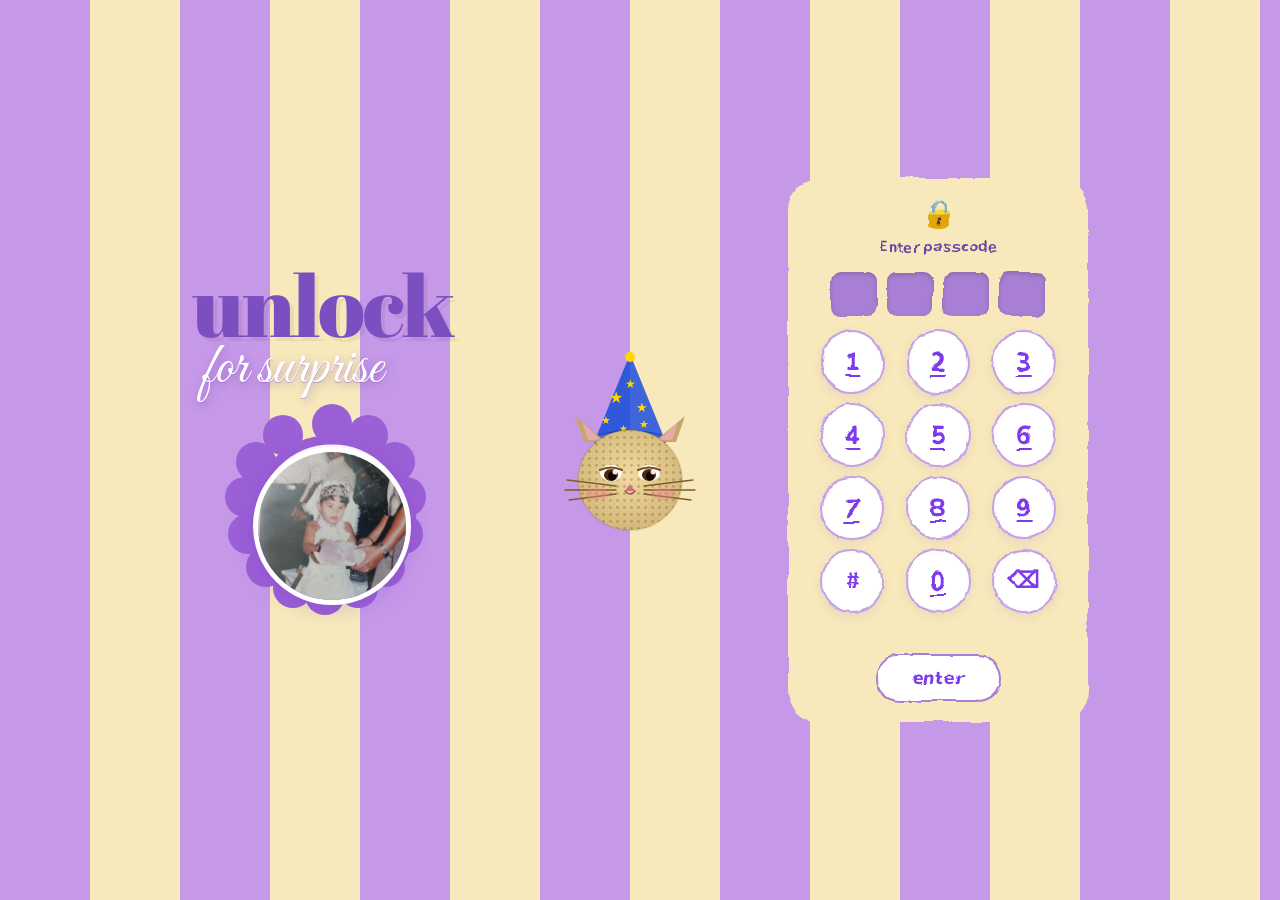
<file: index.html>
<!DOCTYPE html>
<html lang="en">
<head>
  <meta charset="UTF-8" />
  <meta name="viewport" content="width=device-width, initial-scale=1.0">
  <title>Unlock for Surprise 🎂</title>
  <link rel="icon" href="assets/images/favicon.ico" type="image/x-icon">
  <link rel="preconnect" href="https://fonts.googleapis.com">
  <link rel="preconnect" href="https://fonts.gstatic.com" crossorigin>
  <link href="https://fonts.googleapis.com/css2?family=Great+Vibes&family=Abril+Fatface&family=Nunito:wght@600;700;800&display=swap" rel="stylesheet">

  <style>
    /* ── RESET ── */
    *, *::before, *::after { box-sizing: border-box; margin: 0; padding: 0; }
    button { border: none; background: none; cursor: pointer; }

    /* ══════════════════════════════════════════
       STRIPE BACKGROUND  (purple + cream)
    ══════════════════════════════════════════ */
    body {
      min-height: 100vh;
      width: 100vw;
      display: flex;
      align-items: center;
      justify-content: center;
      overflow: hidden;
      font-family: 'Nunito', sans-serif;
      /* Exact stripe from reference: wide lavender + cream alternating */
      background-color: #d9aaee;
      background-image: repeating-linear-gradient(
        to right,
        #c598e8 0px,
        #c598e8 90px,
        #f7e9bb 90px,
        #f7e9bb 180px
      );
    }

    /* ══════════════════════════════════════════
       FULL-PAGE LAYOUT  – 3 columns
    ══════════════════════════════════════════ */
    .page {
      display: flex;
      align-items: center;
      justify-content: space-between;
      width: min(960px, 98vw);
      padding: 20px 32px;
      gap: 20px;
      position: relative;
    }

    /* ══════════════════════════════════════════
       LEFT SECTION
    ══════════════════════════════════════════ */
    .left {
      display: flex;
      flex-direction: column;
      align-items: flex-start;
      gap: 2px;
      flex: 0 0 280px;
    }

    /* "unlock" – big bold display font, purple */
    .title-unlock {
      font-family: 'Abril Fatface', serif;
      font-size: 86px;
      color: #7b4fc0;
      line-height: 0.95;
      text-shadow: 4px 4px 0 rgba(0,0,0,0.06);
      letter-spacing: -2px;
    }

    /* "for surprise" – flowing script, white with subtle purple shadow */
    .title-surprise {
      font-family: 'Great Vibes', cursive;
      font-size: 58px;
      color: #ffffff;
      line-height: 1;
      text-shadow: 2px 3px 8px rgba(100,50,160,0.35), 0 1px 0 rgba(160,100,220,0.5);
      margin-top: -8px;
      margin-left: 12px;
    }

    /* ── SCALLOPED FLOWER PHOTO FRAME ── */
    .frame-wrap {
      margin-top: 16px;
      position: relative;
      width: 220px;
      height: 220px;
      align-self: center;
    }

    /* The scalloped border is rendered via SVG (petals around a circle) */
    .frame-svg {
      position: absolute;
      inset: 0;
      width: 100%;
      height: 100%;
      overflow: visible;
    }

    .photo-circle {
      position: absolute;
      top: 50%;
      left: 50%;
      transform: translate(-50%, -50%);
      width: 158px;
      height: 158px;
      border-radius: 50%;
      overflow: hidden;
      border: 5px solid white;
      box-shadow: 0 4px 20px rgba(100,50,180,0.22);
      z-index: 2;
    }

    .photo-circle img {
      width: 100%;
      height: 100%;
      object-fit: cover;
      object-position: center 20%;
    }

    /* ══════════════════════════════════════════
       CENTER CAT with party hat
    ══════════════════════════════════════════ */
    .center-art {
      flex: 0 0 auto;
      display: flex;
      align-items: flex-end;
      justify-content: center;
      width: 160px;
    }

    /* ══════════════════════════════════════════
       RIGHT – WAVY PASSCODE PANEL
    ══════════════════════════════════════════ */
    .panel-wrap {
      flex: 0 0 auto;
      width: 300px;
      position: relative;
    }

    /* Wavy cream-coloured panel */
    .panel {
      background: #f7e9bb;
      border-radius: 32px;
      padding: 22px 26px 20px;
      display: flex;
      flex-direction: column;
      align-items: center;
      gap: 14px;
      /* Wavy edge via SVG clip-path on wrapper */
      position: relative;
      z-index: 1;
    }

    /* SVG wavy border overlay */
    .panel-border {
      position: absolute;
      inset: -3px;
      z-index: 0;
      pointer-events: none;
    }

    /* lock emoji */
    .lock-icon {
      font-size: 28px;
      line-height: 1;
    }

    .panel-label {
      font-size: 16px;
      font-weight: 700;
      color: #6b3faa;
      letter-spacing: 0.3px;
      margin-top: -6px;
    }

    /* ── 4 input boxes ── */
    .code-row {
      display: flex;
      gap: 10px;
    }

    .cb {
      width: 46px;
      height: 44px;
      border-radius: 9px;
      background: #a87fd4;
      box-shadow: inset 0 2px 5px rgba(0,0,0,0.18);
      transition: background 0.18s;
      position: relative;
      overflow: hidden;
    }
    .cb.filled  { background: #7c3aed; }
    .cb.error   { background: #dc2626; animation: jiggle 0.42s ease; }
    .cb.success { background: #16a34a; }

    @keyframes jiggle {
      0%,100% { transform: translateX(0); }
      18%     { transform: translateX(-5px); }
      36%     { transform: translateX(5px); }
      54%     { transform: translateX(-5px); }
      72%     { transform: translateX(4px); }
    }

    /* ── Keypad ── */
    .keypad {
      display: grid;
      grid-template-columns: repeat(3, 1fr);
      gap: 9px;
      width: 100%;
    }

    .key {
      background: #ffffff;
      border: 2.5px solid #c4a0e8;
      border-radius: 50%;
      width: 64px;
      height: 64px;
      font-family: 'Nunito', sans-serif;
      font-size: 26px;
      font-weight: 800;
      color: #7c3aed;
      display: flex;
      align-items: center;
      justify-content: center;
      justify-self: center;
      cursor: pointer;
      /* underline like reference */
      text-decoration: underline;
      text-underline-offset: 4px;
      text-decoration-thickness: 1.5px;
      transition: background 0.14s, transform 0.1s, box-shadow 0.14s;
      box-shadow: 0 3px 10px rgba(130,70,210,0.12);
      user-select: none;
    }

    .key.sym { text-decoration: none; font-size: 22px; }
    .key:hover  { background: #ede9fe; }
    .key:active { transform: scale(0.9); background: #ddd6fe; }

    /* ── "enter" oval button ── */
    .enter-btn {
      background: white;
      border: 2.5px solid #a87fd4;
      border-radius: 30px;
      padding: 9px 36px;
      font-family: 'Nunito', sans-serif;
      font-size: 19px;
      font-weight: 800;
      color: #7c3aed;
      letter-spacing: 0.8px;
      cursor: pointer;
      transition: background 0.15s, transform 0.1s;
      margin-top: -2px;
      font-style: italic;
    }

    .enter-btn:hover  { background: #ede9fe; }
    .enter-btn:active { transform: scale(0.96); }

    /* ── small status text ── */
    .msg {
      font-size: 12px;
      font-weight: 700;
      color: #dc2626;
      min-height: 15px;
      text-align: center;
    }

    /* ══════════════════════════════════════════
       UNLOCK SUCCESS OVERLAY
    ══════════════════════════════════════════ */
    .overlay {
      display: none;
      position: fixed;
      inset: 0;
      background: rgba(245,235,255,0.88);
      z-index: 200;
      flex-direction: column;
      align-items: center;
      justify-content: center;
      gap: 18px;
    }
    .overlay.show {
      display: flex;
      animation: popIn 0.5s cubic-bezier(0.34,1.56,0.64,1);
    }
    .overlay-emoji  { font-size: 78px; }
    .overlay-text   { font-family:'Great Vibes',cursive; font-size:58px; color:#7c3aed; text-shadow:0 2px 14px #c4b5fd; }
    .overlay-sub    { font-size:20px; font-weight:700; color:#7c3aed; }

    @keyframes popIn {
      from { opacity:0; transform:scale(0.7); }
      to   { opacity:1; transform:scale(1); }
    }

    /* confetti */
    @keyframes fall {
      to { transform: translateY(110vh) rotate(720deg); opacity:0.4; }
    }
    .cfti {
      position: fixed;
      top: -20px;
      border-radius: 2px;
      pointer-events: none;
      z-index: 201;
      animation: fall linear forwards;
    }
  </style>
</head>
<body>

<!-- Hidden SVG defs: wavy filter for the passcode panel -->
<svg style="position:absolute;width:0;height:0;overflow:hidden" aria-hidden="true">
  <defs>
    <filter id="wf" x="-8%" y="-8%" width="116%" height="116%">
      <feTurbulence type="fractalNoise" baseFrequency="0.030" numOctaves="4" result="noise"/>
      <feDisplacementMap in="SourceGraphic" in2="noise" scale="6"
        xChannelSelector="R" yChannelSelector="G"/>
    </filter>
  </defs>
</svg>

<!-- confetti mount -->
<div id="cfti"></div>

<!-- SUCCESS OVERLAY -->
<div class="overlay" id="overlay">
  <div class="overlay-emoji">🎉🎂🎉</div>
  <div class="overlay-text">Surprise for Nepal!</div>
  <div class="overlay-sub">Taking you there…</div>
</div>

<!-- ═══════════════════════════════════════════════
     MAIN PAGE
═══════════════════════════════════════════════ -->
<div class="page">

  <!-- ── LEFT ── -->
  <div class="left">
    <div class="title-unlock">unlock</div>
    <div class="title-surprise">for surprise</div>

    <!-- Scalloped frame -->
    <div class="frame-wrap">

      <!-- Purple scalloped flower ring (SVG) -->
      <svg class="frame-svg" viewBox="0 0 220 220" xmlns="http://www.w3.org/2000/svg">
        <defs>
          <!-- Clip to a circle for the white backing -->
          <clipPath id="cc"><circle cx="110" cy="110" r="110"/></clipPath>
        </defs>

        <!-- Build scallop: a cluster of circles around the rim + big fill -->
        <!-- Outer petal circles (14 petals) -->
        <g fill="#9b5fd6">
          <circle cx="110" cy="8"   r="20"/>
          <circle cx="146" cy="19"  r="20"/>
          <circle cx="173" cy="46"  r="20"/>
          <circle cx="184" cy="81"  r="20"/>
          <circle cx="181" cy="118" r="20"/>
          <circle cx="163" cy="151" r="20"/>
          <circle cx="136" cy="172" r="20"/>
          <circle cx="103" cy="179" r="20"/>
          <circle cx="71"  cy="172" r="20"/>
          <circle cx="44"  cy="151" r="20"/>
          <circle cx="26"  cy="118" r="20"/>
          <circle cx="23"  cy="81"  r="20"/>
          <circle cx="34"  cy="46"  r="20"/>
          <circle cx="61"  cy="19"  r="20"/>
          <!-- Solid inner disc — covers the gaps -->
          <circle cx="110" cy="103" r="84" fill="#9b5fd6"/>
        </g>
        <!-- White inner ring -->
        <circle cx="110" cy="103" r="76" fill="white"/>
        <!-- thin purple outline ring -->
        <circle cx="110" cy="103" r="76" fill="none" stroke="#9b5fd6" stroke-width="3"/>
      </svg>

      <!-- Photo inside the frame -->
      <div class="photo-circle">
        <img src="assets/images/person.jpeg" alt="Nepal 🎂">
      </div>
    </div>
  </div>

  <!-- ── CENTER CAT + PARTY HAT ── -->
  <div class="center-art">
    <!--
      Hand-drawn cat-with-party-hat SVG
      Faithful to the halftone-dotted, slightly abstract cat in the reference image
    -->
    <svg width="158" height="200" viewBox="0 0 158 200" xmlns="http://www.w3.org/2000/svg">
      <defs>
        <!-- halftone-dot pattern for cat body -->
        <pattern id="ht" x="0" y="0" width="7" height="7" patternUnits="userSpaceOnUse">
          <circle cx="3.5" cy="3.5" r="1.4" fill="rgba(60,30,0,0.22)"/>
        </pattern>
        <!-- cream gradient for cat head -->
        <radialGradient id="catGrad" cx="50%" cy="45%" r="55%">
          <stop offset="0%" stop-color="#f0d9a0"/>
          <stop offset="100%" stop-color="#d4b87a"/>
        </radialGradient>
      </defs>

      <!-- ── PARTY HAT ── -->
      <!-- hat body (blue triangle) -->
      <polygon points="79,4 44,90 114,90" fill="#3058d8"/>
      <!-- hat shading -->
      <polygon points="79,4 79,90 114,90" fill="rgba(255,255,255,0.08)"/>
      <!-- brim ellipse -->
      <ellipse cx="79" cy="90" rx="36" ry="9" fill="#4166e0" stroke="#2545b4" stroke-width="1.5"/>
      <!-- Gold stars on hat -->
      <text x="58" y="53" font-size="16" fill="#FFD700" font-family="serif">★</text>
      <text x="74" y="38" font-size="12" fill="#FFD700" font-family="serif">★</text>
      <text x="85" y="62" font-size="13" fill="#FFD700" font-family="serif">★</text>
      <text x="50" y="74" font-size="11" fill="#FFD700" font-family="serif">★</text>
      <text x="88" y="78" font-size="11" fill="#FFD700" font-family="serif">★</text>
      <text x="68" y="82" font-size="10" fill="#FFD700" font-family="serif">★</text>
      <!-- tip star -->
      <circle cx="79" cy="7" r="5" fill="#FFD700"/>

      <!-- ── EARS ── -->
      <polygon points="33,92 24,66 55,92" fill="#c8a56a"/>
      <polygon points="125,92 134,66 103,92" fill="#c8a56a"/>
      <!-- inner ear -->
      <polygon points="37,90 31,72 50,90" fill="#e8a8b0"/>
      <polygon points="121,90 127,72 108,90" fill="#e8a8b0"/>

      <!-- ── CAT HEAD (halftone effect) ── -->
      <!-- base colour -->
      <ellipse cx="79" cy="130" rx="52" ry="50" fill="url(#catGrad)"/>
      <!-- halftone dot overlay -->
      <ellipse cx="79" cy="130" rx="52" ry="50" fill="url(#ht)"/>
      <!-- subtle edge shading -->
      <ellipse cx="79" cy="130" rx="52" ry="50" fill="none" stroke="rgba(100,60,10,0.12)" stroke-width="2"/>

      <!-- ── EYES (sleepy, half-lid) ── -->
      <!-- eye whites -->
      <ellipse cx="60" cy="123" rx="11" ry="8" fill="white"/>
      <ellipse cx="98" cy="123" rx="11" ry="8" fill="white"/>
      <!-- irises -->
      <ellipse cx="60" cy="125" rx="7" ry="6" fill="#4a2a08"/>
      <ellipse cx="98" cy="125" rx="7" ry="6" fill="#4a2a08"/>
      <!-- pupils -->
      <ellipse cx="61" cy="126" rx="4" ry="4.5" fill="#100500"/>
      <ellipse cx="99" cy="126" rx="4" ry="4.5" fill="#100500"/>
      <!-- upper eyelid (sleepy look) -->
      <path d="M49,120 Q60,115 71,120" stroke="#7a4a18" stroke-width="2" fill="rgba(180,120,50,0.3)" stroke-linecap="round"/>
      <path d="M87,120 Q98,115 109,120" stroke="#7a4a18" stroke-width="2" fill="rgba(180,120,50,0.3)" stroke-linecap="round"/>
      <!-- shine spots -->
      <circle cx="64" cy="122" r="2.5" fill="white" opacity="0.9"/>
      <circle cx="102" cy="122" r="2.5" fill="white" opacity="0.9"/>

      <!-- ── NOSE ── -->
      <polygon points="79,134 74,141 84,141" fill="#d07080"/>
      <path d="M74,141 Q79,147 84,141" stroke="#a05060" stroke-width="1.5" fill="none" stroke-linecap="round"/>

      <!-- ── WHISKERS ── -->
      <line x1="16" y1="130" x2="65" y2="136" stroke="#805c2a" stroke-width="1.3" stroke-linecap="round"/>
      <line x1="14" y1="140" x2="65" y2="140" stroke="#805c2a" stroke-width="1.3" stroke-linecap="round"/>
      <line x1="18" y1="150" x2="65" y2="144" stroke="#805c2a" stroke-width="1.3" stroke-linecap="round"/>
      <line x1="142" y1="130" x2="93" y2="136" stroke="#805c2a" stroke-width="1.3" stroke-linecap="round"/>
      <line x1="144" y1="140" x2="93" y2="140" stroke="#805c2a" stroke-width="1.3" stroke-linecap="round"/>
      <line x1="140" y1="150" x2="93" y2="144" stroke="#805c2a" stroke-width="1.3" stroke-linecap="round"/>

      <!-- ── BLUSH CHEEKS ── -->
      <ellipse cx="46" cy="144" rx="12" ry="6" fill="rgba(240,130,140,0.4)"/>
      <ellipse cx="112" cy="144" rx="12" ry="6" fill="rgba(240,130,140,0.4)"/>

      <!-- ── CREAM HALFTONE BG CIRCLE (behind cat, like reference) ── -->
      <!-- drawn first so cat ears and head appear in front -->
    </svg>
  </div>

  <!-- ── RIGHT: PASSCODE PANEL ── -->
  <div class="panel-wrap">
    <!-- Wavy border rendered via inline SVG + CSS filter -->
    <div style="filter:url(#wf); position:relative;">
      <div class="panel">
        <div class="lock-icon">🔒</div>
        <div class="panel-label">Enter passcode</div>

        <!-- 4 indicator squares -->
        <div class="code-row" id="codeRow">
          <div class="cb" id="cb0"></div>
          <div class="cb" id="cb1"></div>
          <div class="cb" id="cb2"></div>
          <div class="cb" id="cb3"></div>
        </div>

        <!-- Keypad -->
        <div class="keypad">
          <button class="key" onclick="press('1')">1</button>
          <button class="key" onclick="press('2')">2</button>
          <button class="key" onclick="press('3')">3</button>
          <button class="key" onclick="press('4')">4</button>
          <button class="key" onclick="press('5')">5</button>
          <button class="key" onclick="press('6')">6</button>
          <button class="key" onclick="press('7')">7</button>
          <button class="key" onclick="press('8')">8</button>
          <button class="key" onclick="press('9')">9</button>
          <button class="key sym" onclick="press('#')">#</button>
          <button class="key" onclick="press('0')">0</button>
          <button class="key sym" onclick="del()">⌫</button>
        </div>

        <div class="msg" id="msg"></div>

        <button class="enter-btn" onclick="submit()">enter</button>
      </div>
    </div>
  </div>

</div><!-- .page -->

<script>
// ──────────────────────────────────────────────────────────────
//  CONFIG:  Set Nepal's DOB in DDMM format
//  e.g. 19 Sept → '1909'
// ──────────────────────────────────────────────────────────────
const SECRET = '2009';       // ← Nepal's DOB  DD MM
const NEXT   = 'birthday.html'; // ← where to go after unlock

let code = '';

function syncBoxes() {
  for (let i = 0; i < 4; i++) {
    const b = document.getElementById('cb' + i);
    b.classList.remove('filled','error','success');
    if (i < code.length) b.classList.add('filled');
  }
}

function press(v) {
  if (code.length >= 4) return;
  if (v === '#' || v === '*') return; // decorative keys
  code += v;
  document.getElementById('msg').textContent = '';
  syncBoxes();
}

function del() {
  code = code.slice(0, -1);
  document.getElementById('msg').textContent = '';
  syncBoxes();
}

function submit() {
  if (code.length < 4) {
    document.getElementById('msg').textContent = '⚠ Enter all 4 digits';
    return;
  }
  if (code === SECRET) {
    // ── Correct! ──
    for (let i = 0; i < 4; i++)
      document.getElementById('cb' + i).classList.replace('filled','success') ||
      document.getElementById('cb' + i).classList.add('success');
    document.getElementById('msg').textContent = '🎉 Correct!';
    document.getElementById('msg').style.color = '#16a34a';
    spawnConfetti();
    setTimeout(() => document.getElementById('overlay').classList.add('show'), 350);
    setTimeout(() => window.location.href = NEXT, 2700);
  } else {
    // ── Wrong ──
    for (let i = 0; i < 4; i++) {
      const b = document.getElementById('cb' + i);
      b.classList.remove('filled','success');
      b.classList.add('error');
    }
    document.getElementById('msg').textContent = '✗ Wrong! Try again 💜';
    document.getElementById('msg').style.color = '#dc2626';
    setTimeout(() => {
      for (let i = 0; i < 4; i++)
        document.getElementById('cb' + i).classList.remove('error');
      code = '';
      syncBoxes();
      document.getElementById('msg').textContent = '';
    }, 950);
  }
}

// keyboard support
document.addEventListener('keydown', e => {
  if (e.key >= '0' && e.key <= '9') press(e.key);
  else if (e.key === 'Backspace') del();
  else if (e.key === 'Enter') submit();
});

// confetti
const COLS = ['#a78bfa','#fbbf24','#34d399','#f472b6','#60a5fa','#fde68a','#c084fc'];
function spawnConfetti() {
  const m = document.getElementById('cfti');
  for (let i = 0; i < 100; i++) {
    const el = document.createElement('div');
    el.className = 'cfti';
    el.style.cssText = `
      left:${Math.random()*100}vw;
      width:${7+Math.random()*9}px;
      height:${11+Math.random()*10}px;
      background:${COLS[Math.random()*COLS.length|0]};
      animation-duration:${1.4+Math.random()*2}s;
      animation-delay:${Math.random()*0.8}s;
      border-radius:${Math.random()>.5?'50%':'3px'};
    `;
    m.appendChild(el);
    setTimeout(() => el.remove(), 4000);
  }
}
</script>
</body>
</html>
</file>
